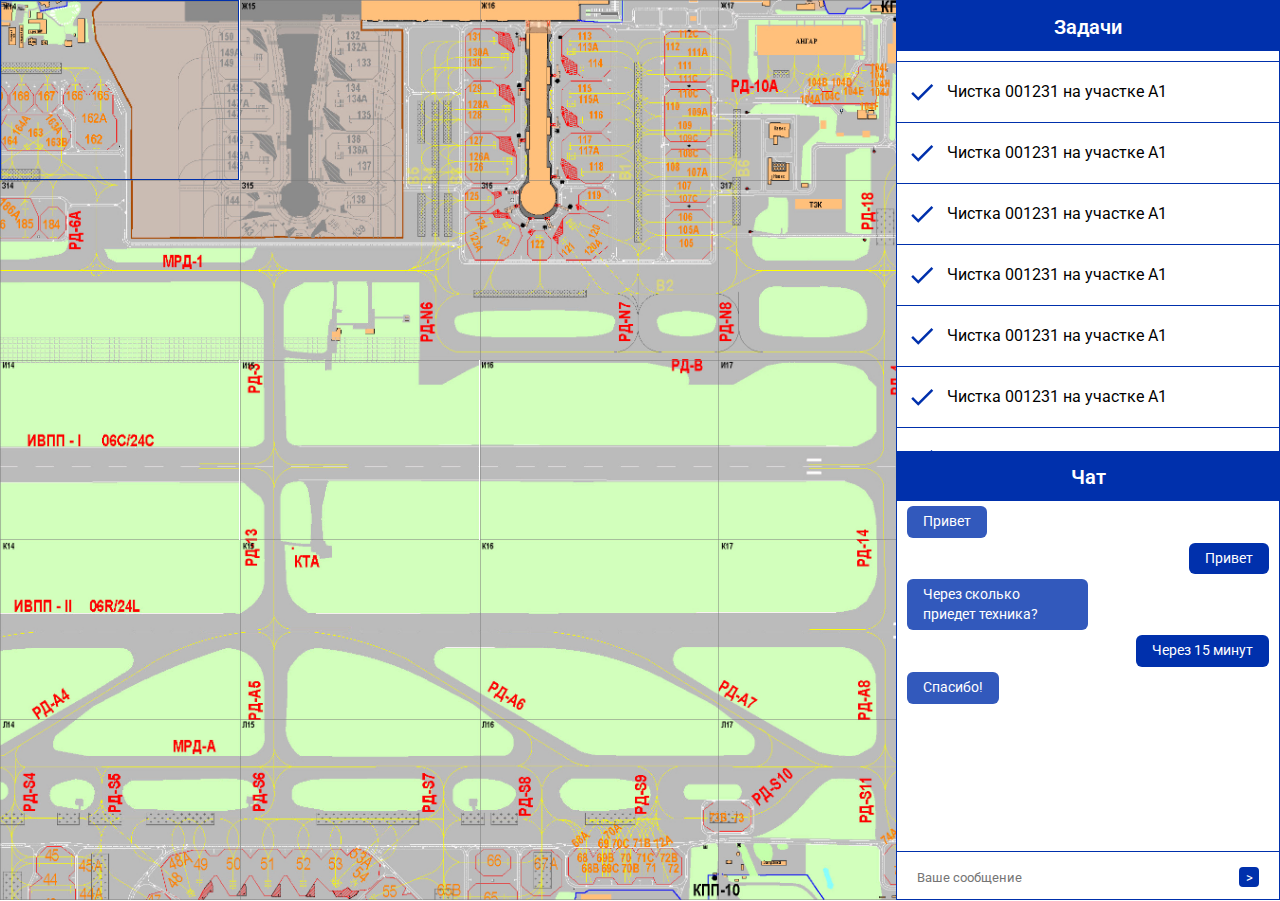
<file: sheremetevo/engineer/index.html>
<!DOCTYPE html>
<html lang="en">

<head>
  <meta charset="UTF-8">
  <meta http-equiv="X-UA-Compatible" content="IE=edge">
  <meta name="viewport" content="width=device-width, initial-scale=1.0">

  <link rel="stylesheet" href="../css/nullstyle.css">
  <link rel="stylesheet" href="../css/style.css">

  <title>Sheremetevo</title>

  <script src="https://api-maps.yandex.ru/2.1/?apikey=3a4c53e4-f675-4886-a2d6-c9990383e48a&lang=ru_RU"
    type="text/javascript"></script>

  <style>
    .form-block {
      position: fixed;
      top: 0;
      left: 0;
      width: 100vw;
      height: 100vh;
      display: flex;
      align-items: center;
      justify-content: center;
      z-index: 1;
    }

    .form-block form {
      position: relative;
      width: 440px;
      padding: 20px;
      background-color: #fff;
      border: 1px solid #0000ff;
      border-radius: 4px;
      box-shadow: 0 8px 16px rgba(0, 0, 0, 0.35);
    }

    .form-block .form-row {
      border-bottom: 1px solid #0000ff;
      display: flex;
      justify-content: space-between;
      align-items: center;
      padding: 20px 0;
      font-size: 20px;
    }

    .form-block .form-row:last-child {
      border-bottom: none;
    }

    .form-block .close {
      position: absolute;
      top: 15px;
      right: 20px;
    }

    .form-row input,
    .form-row select,
    .form-row option {
      width: 140px;
      height: 30px;
      padding-left: 5px;
      border: 1px solid #0000ff;
      border-radius: 4px;
    }

    .form-row button {
      margin: 0 auto;
      padding: 12px 20px;
      background-color: #0000ff;
      border-radius: 4px;
      color: #fff;
    }
  </style>
</head>

<body>
  <div class="form-block hide" id="form">
    <form>
      <img class="close" src="../img/icon/clear.svg" id="formClose">
      <div class="date-time form-row">
        Дата/Время:
        <input type="date" id="formDate">
        <input type="time" id="formTime">
      </div>
      <div class="form-row">
        Ячейка:
        <input type="text" id="formCoord">
      </div>
      <div class="form-row">
        Снег:
        <select id="formSnow">
          <option>Тип 1</option>
          <option>Тип 2</option>
          <option>Тип 3</option>
        </select>
      </div>
      <div class="form-row">
        Лед:
        <input type="checkbox" id="formLed">
      </div>
      <div class="form-row">
        Кол-во техники:
        <input type="number" id="formCars">
      </div>
      <!-- <div class="form-row">
        Стадия:
        <span class="stages" id="formStages">1/3</span>
      </div> -->
      <div class="form-row">
        <button id="formSave">Сохранить</button>
      </div>
    </form>
  </div>
  <div class="map" id="map">

  </div>
  <div class="control">
    <div class="task-block">
      <h2 class="task-block__title h2-title">Задачи</h2>
      <div class="tasks">
        <div class="task" id="tasks">
          <img src="../img/icon/done.svg" alt="" class="task-img">
          <p class="task-text">Чистка 001231 на участке А1</p>
        </div>
        <div class="task">
          <img src="../img/icon/done.svg" alt="" class="task-img">
          <p class="task-text">Чистка 001231 на участке А1</p>
        </div>
        <div class="task">
          <img src="../img/icon/done.svg" alt="" class="task-img">
          <p class="task-text">Чистка 001231 на участке А1</p>
        </div>
        <div class="task">
          <img src="../img/icon/done.svg" alt="" class="task-img">
          <p class="task-text">Чистка 001231 на участке А1</p>
        </div>
        <div class="task">
          <img src="../img/icon/done.svg" alt="" class="task-img">
          <p class="task-text">Чистка 001231 на участке А1</p>
        </div>
        <div class="task">
          <img src="../img/icon/done.svg" alt="" class="task-img">
          <p class="task-text">Чистка 001231 на участке А1</p>
        </div>
        <div class="task">
          <img src="../img/icon/done.svg" alt="" class="task-img">
          <p class="task-text">Чистка 001231 на участке А1</p>
        </div>
        <div class="task">
          <img src="../img/icon/done.svg" alt="" class="task-img">
          <p class="task-text">Чистка 001231 на участке А1</p>
        </div>
        <div class="task">
          <img src="../img/icon/done.svg" alt="" class="task-img">
          <p class="task-text">Чистка 001231 на участке А1</p>
        </div>
        <div class="task">
          <img src="../img/icon/done.svg" alt="" class="task-img">
          <p class="task-text">Чистка 001231 на участке А1</p>
        </div>
      </div>
    </div>
    <div class="chat-block">
      <h2 class="chat-block__title h2-title">Чат</h2>
      <div class="chat">
        <div class="chat-row chat-row_left">
          <div class="message">Привет</div>
        </div>
        <div class="chat-row chat-row_right">
          <div class="message">Привет</div>
        </div>
        <div class="chat-row chat-row_left">
          <div class="message">Через сколько приедет техника?</div>
        </div>
        <div class="chat-row chat-row_right">
          <div class="message">Через 15 минут</div>
        </div>
        <div class="chat-row chat-row_left">
          <div class="message">Спасибо!</div>
        </div>
      </div>
      <div class="chat-input">
        <input type="text" placeholder="Ваше сообщение">
        <button>></button>
      </div>
    </div>
  </div>

  <!-- <script src="/js/main.js"></script> -->
  <script src="../js/engineer.js"></script>
</body>

</html>
</file>
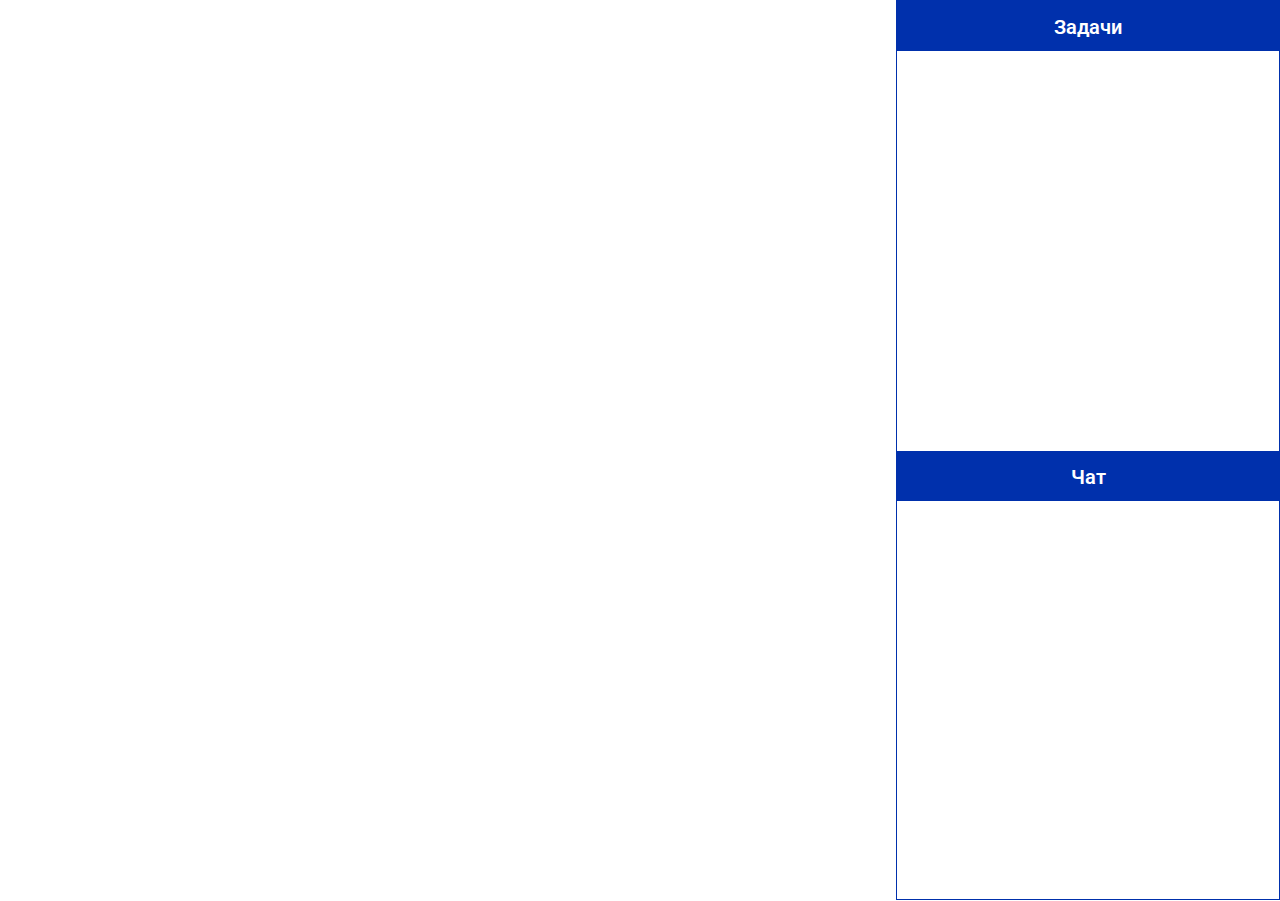
<file: sheremetevo/maneger/index.html>
<!DOCTYPE html>
<html lang="en">

<head>
  <meta charset="UTF-8">
  <meta http-equiv="X-UA-Compatible" content="IE=edge">
  <meta name="viewport" content="width=device-width, initial-scale=1.0">

  <link rel="stylesheet" href="../css/nullstyle.css">
  <link rel="stylesheet" href="../css/style.css">

  <title>Sheremetevo</title>

  <script src="https://api-maps.yandex.ru/2.1/?apikey=3a4c53e4-f675-4886-a2d6-c9990383e48a&lang=ru_RU"
    type="text/javascript"></script>
</head>

<body>
  <div class="map" id="map"></div>
  <div class="control">
    <div class="task-block">
      <h2 class="task-block__title h2-title">Задачи</h2>
    </div>
    <div class="chat-block">
      <h2 class="chat-block__title h2-title">Чат</h2>
    </div>
  </div>

  <script src="../js/main.js"></script>
</body>

</html>
</file>
<file: sheremetevo/css/nullstyle.css>
@charset "UTF-8";
@import url('https://fonts.googleapis.com/css2?family=Roboto:wght@300;400;700&display=swap');
/*Обнуление*/
* {
  padding: 0;
  margin: 0;
  border: 0;
}

*,
*:before,
*:after {
  box-sizing: border-box;
}

:focus,
:active {
  outline: none;
}

a:focus,
a:active {
  outline: none;
}

nav,
footer,
header,
aside {
  display: block;
}

html,
body {
  height: 100%;
  width: 100%;
  font-size: 100%;
  line-height: 1.4;
  font-size: 14px;
  -ms-text-size-adjust: 100%;
  -moz-text-size-adjust: 100%;
  -webkit-text-size-adjust: 100%;
}

input,
button,
textarea {
  font-family: inherit;
}

input::-ms-clear {
  display: none;
}

button {
  cursor: pointer;
}

button::-moz-focus-inner {
  padding: 0;
  border: 0;
}

a,
a:visited {
  text-decoration: none;
}

a:hover {
  text-decoration: none;
}

ul li {
  list-style: none;
}

img {
  vertical-align: top;
}

h1,
h2,
h3,
h4,
h5,
h6 {
  font-size: inherit;
  font-weight: 400;
}

/*--------------------*/

body {
  font-family: 'Roboto', sans-serif;
}

.hide {
  display: none !important;
}
</file>
<file: sheremetevo/css/style.css>
.h2-title {
  width: 100%;
  height: 50px;
  padding: 12px;
  background-color: #0030ac;
  color: #fff;
  text-align: center;
  font-size: 20px;
  font-weight: 600;
}

body {
  height: 100vh;
  display: grid;
  grid-template-columns: 1fr 30%;
  overflow: hidden;
}

.map {
  height: 100vh;
  display: grid;
  grid-template-columns: 1fr 1fr 1fr 1fr 1fr 1fr;
  grid-template-rows: 1fr 1fr 1fr 1fr 1fr;
  overflow: auto;
}
.map > img {
  height: 20vh;
}
.map > img:hover {
  border: 1px solid #0030ac;
}

.control {
  height: 100vh;
  border: 1px solid #0030ac;
}

.control .h2-title {
  position: absolute;
  top: 0;
}

.task-block,
.chat-block {
  position: relative;
  height: 50vh;
}

.tasks {
  width: 100%;
  height: calc(50vh);
  display: flex;
  flex-direction: column;
  overflow-y: auto;
}

.task {
  width: 100%;
  display: flex;
  align-items: center;
  padding: 10px;
  border-bottom: 1px solid #0030ac;
}
.task:hover {
  cursor: pointer;
  background-color: rgba(0, 0, 0, 0.15);
}

.task-img {
  width: 40px;
  height: 40px;
  padding-right: 10px;
}

.task-text {
  font-size: 16px;
}

.chat {
  height: calc(50vh - 100px);
  padding-top: 50px;
  padding-bottom: 50px;
}

.chat-row {
  width: 100%;
  display: flex;
  padding: 0 10px 5px 10px;
}
.chat-row:first-child {
  padding-top: 5px;
}
.chat-row_left {
  justify-content: flex-start;
}
.chat-row_left .message {
  opacity: 0.8;
}
.chat-row_right {
  justify-content: flex-end;
}

.message {
  max-width: 50%;
  display: inline-block;
  padding: 6px 16px;
  border-radius: 6px;
  background-color: #0030ac;
  font-size: 14px;
  color: #fff;
}

.chat-input {
  position: absolute;
  bottom: 0;
  display: grid;
  grid-template-columns: 1fr 20px;
  column-gap: 20px;
  width: 100%;
  height: 50px;
  padding: 15px 20px;
  border-top: 1px solid #0030ac;
}

.chat-input button {
  width: 20px;
  height: 20px;
  background-color: #0030ac;
  border-radius: 4px;
  color: #fff;
}

/*# sourceMappingURL=style.css.map */
</file>
